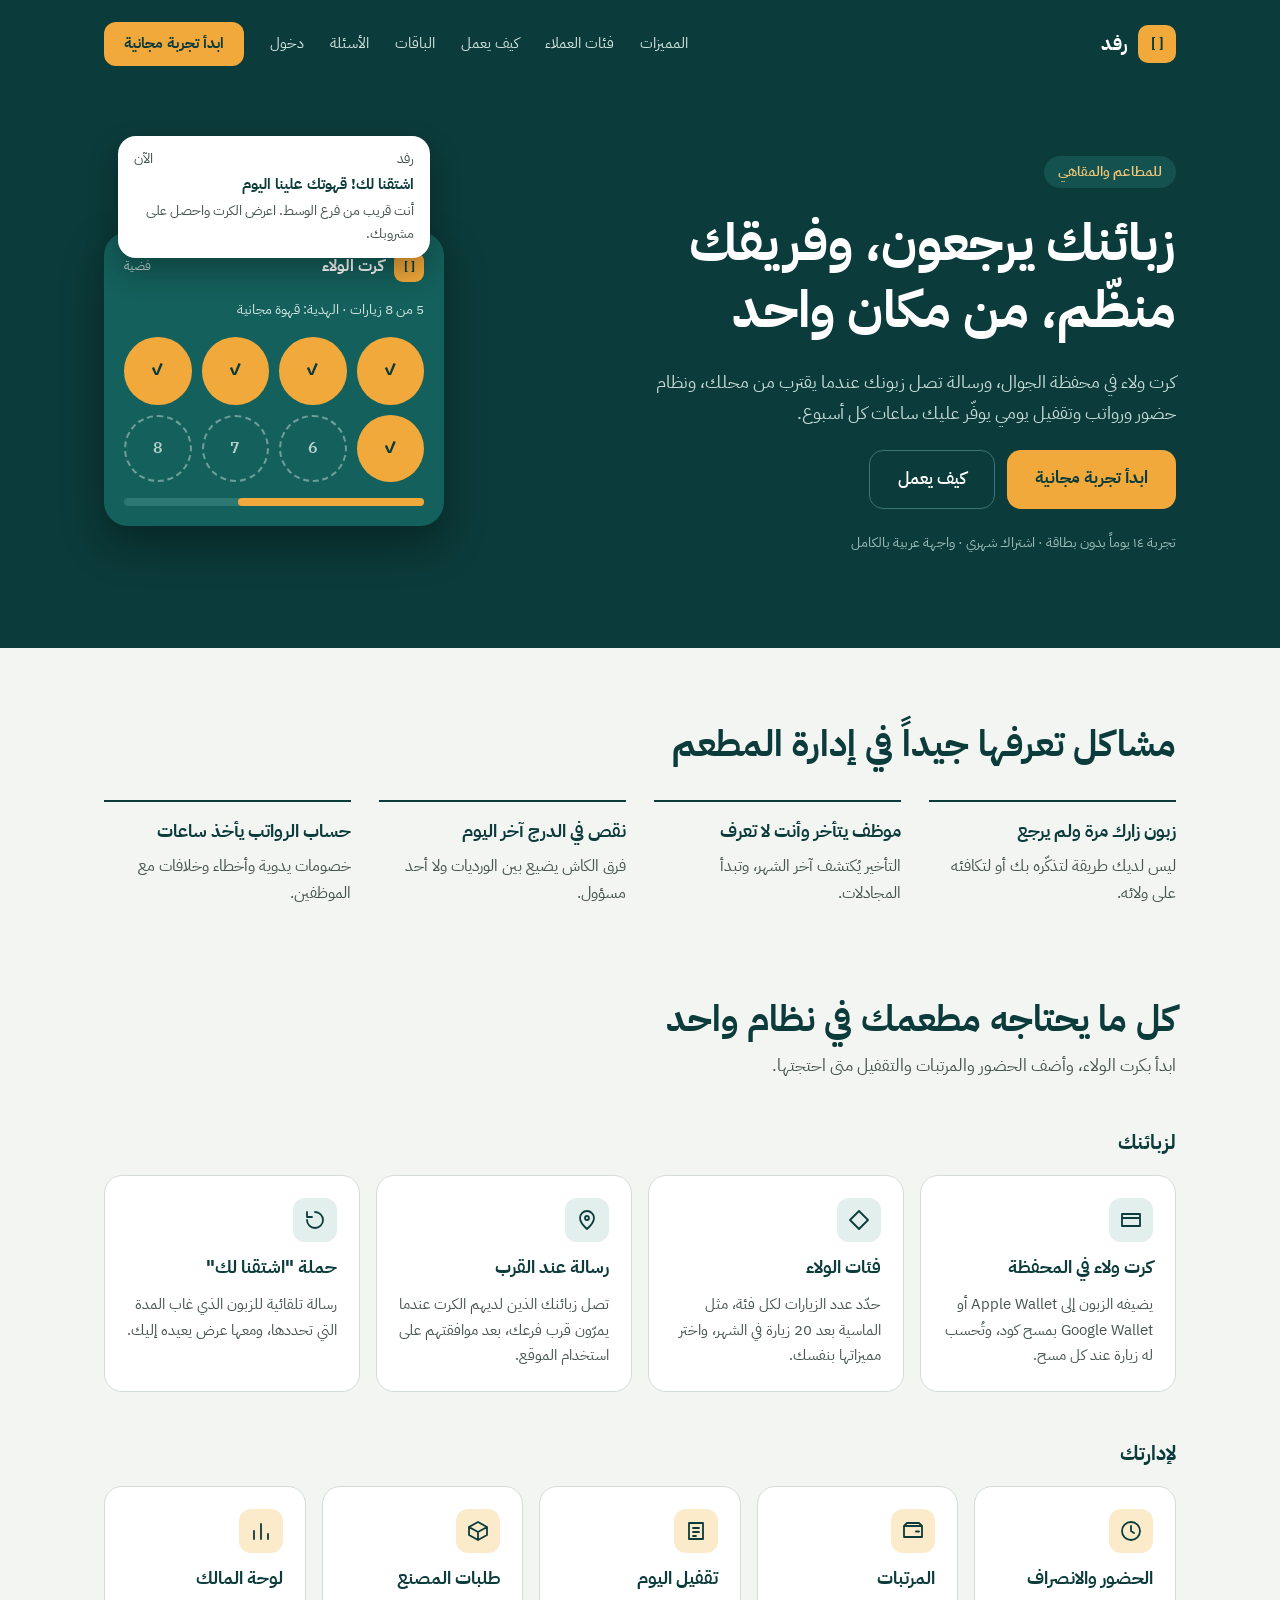
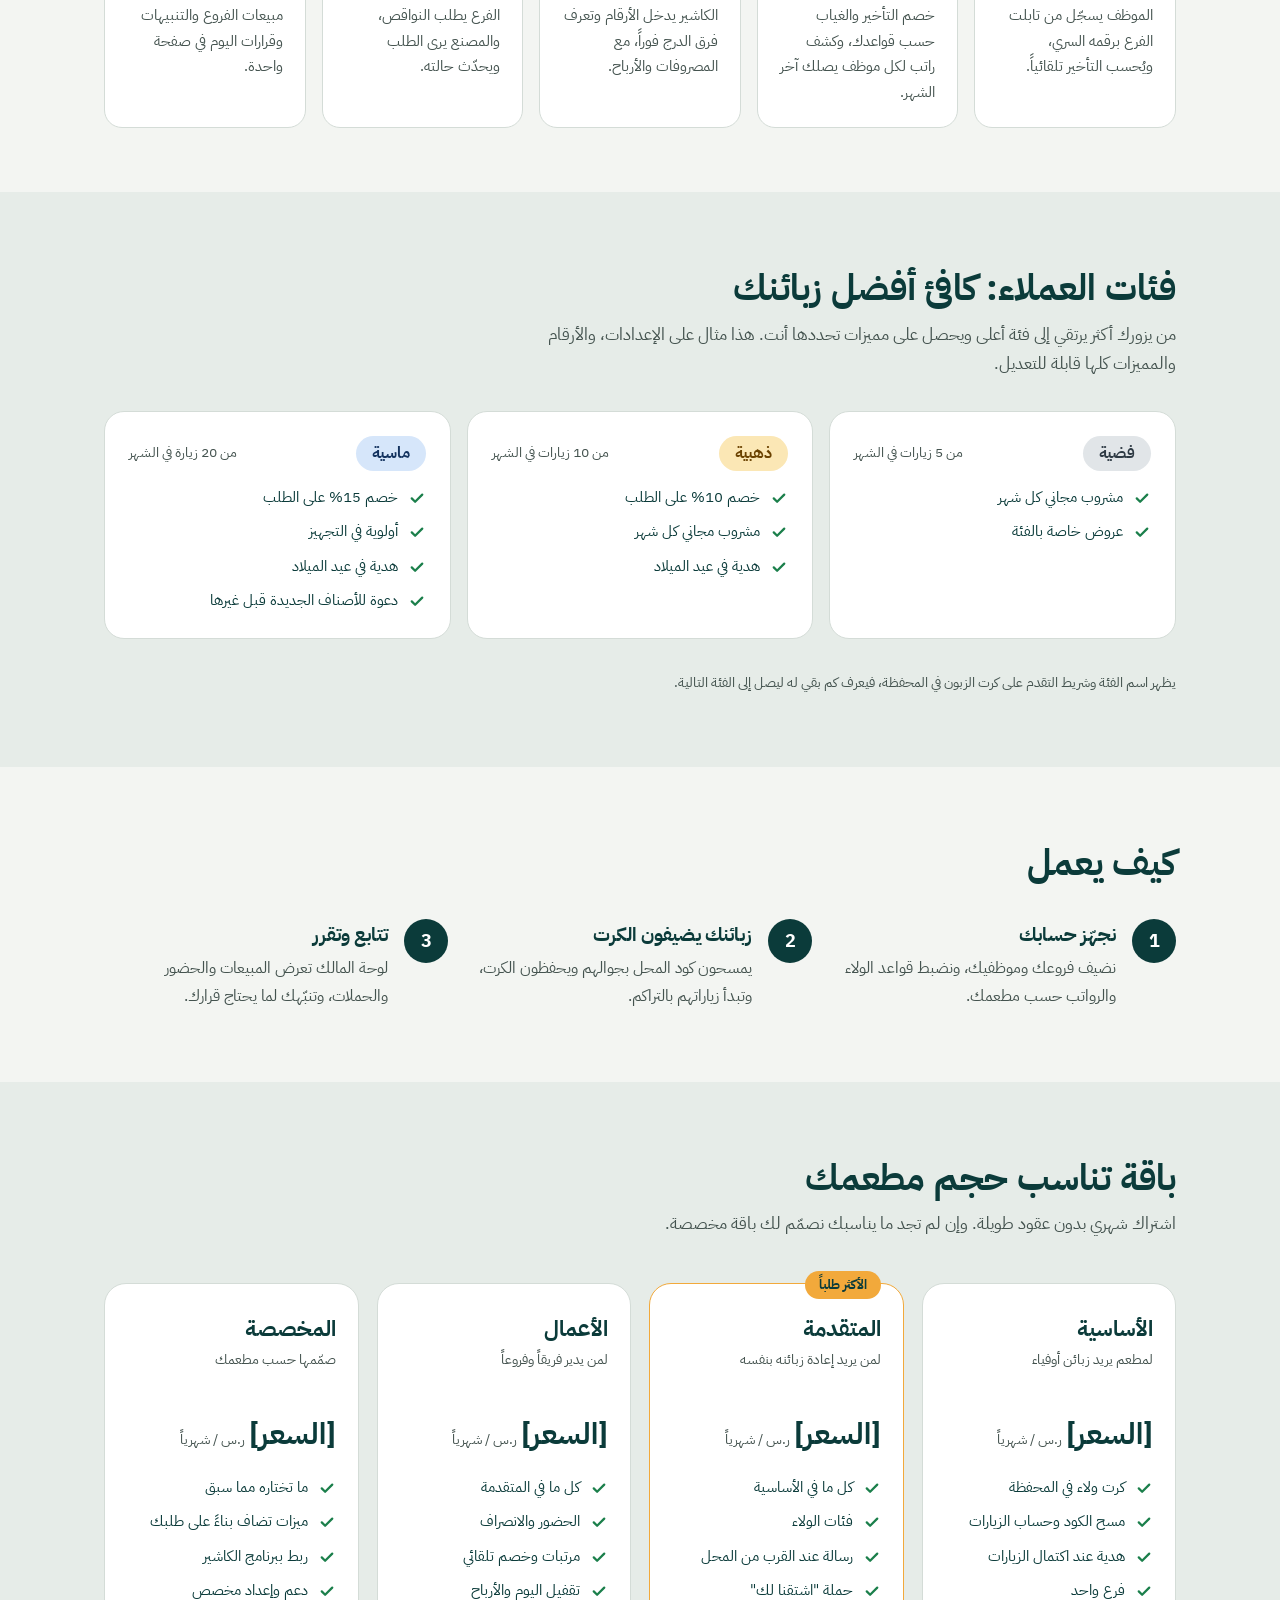
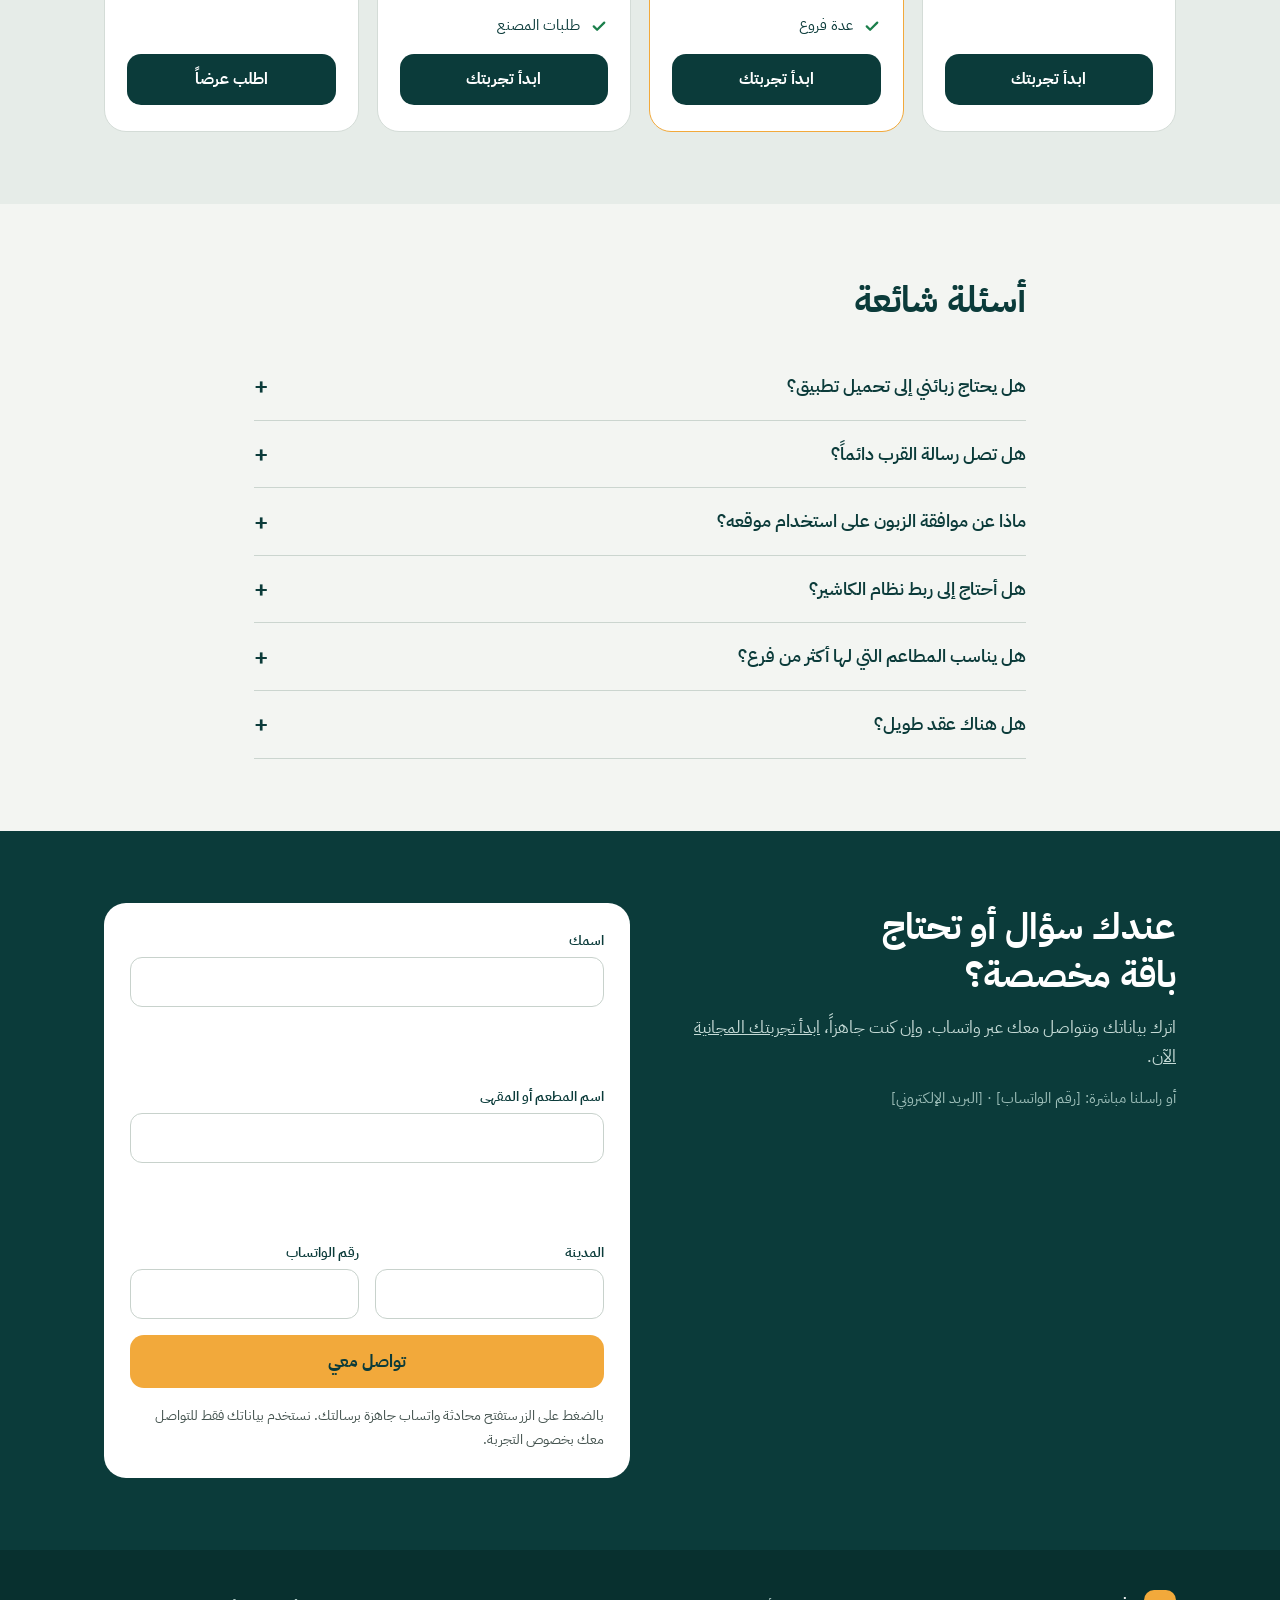
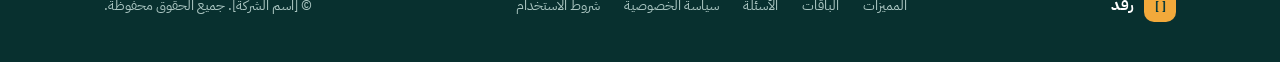
<file: index.html>
<!doctype html>
<html lang="ar" dir="rtl">
<head>
<meta charset="utf-8">
<meta name="viewport" content="width=device-width, initial-scale=1">
<title>رفد | كرت ولاء وإدارة للمطاعم والمقاهي</title>
<meta name="description" content="كرت ولاء في محفظة الجوال، ورسالة عند قرب الزبون من المحل، ونظام حضور ورواتب وتقفيل يومي للمطاعم والمقاهي.">
<meta property="og:title" content="رفد | كرت ولاء وإدارة للمطاعم والمقاهي">
<meta property="og:description" content="زبائنك يرجعون، وفريقك منظّم، من مكان واحد.">
<meta property="og:type" content="website">
<meta property="og:locale" content="ar_SA">
<meta name="theme-color" content="#0B3B3A">
<link rel="icon" href="data:image/svg+xml,%3Csvg xmlns='http://www.w3.org/2000/svg' viewBox='0 0 64 64'%3E%3Crect width='64' height='64' rx='16' fill='%23F2A93B'/%3E%3Cpath d='M20 22h24v20H20z' fill='none' stroke='%230B3B3A' stroke-width='5' stroke-linejoin='round'/%3E%3C/svg%3E">

<script>
/* ============================================================
   إعدادات الموقع: عدّل هذه القيم فقط، والصفحة كلها تتحدّث.
   اترك القيمة فارغة '' لتبقى العلامة [بين أقواس] ظاهرة.
   ============================================================ */
window.SITE = {
  brand:   'رفد',          // اسم المنتج، مثال: 'ولاء'
  company: '',          // اسم الشركة
  whatsapp:'',          // رقم الواتساب بصيغة دولية بدون + أو أصفار، مثال: '9665XXXXXXXX'
  email:   '',          // البريد الإلكتروني
  prices:  { basic:'', adv:'', biz:'', custom:'' }   // أسعار الباقات بالأرقام، مثال: '99'. للمخصصة يمكن كتابة 'حسب الطلب'
};
</script>

<link rel="preconnect" href="https://fonts.googleapis.com">
<link href="https://fonts.googleapis.com/css2?family=IBM+Plex+Sans+Arabic:wght@400;500;600;700&display=swap" rel="stylesheet">
<style>
:root{--ink:#0B3B3A;--muted:#44534F;--bg:#F3F5F2;--sunk:#E6ECE8;--line:#D4DCD7;--amber:#F2A93B;--deep:#08302F;--font:'IBM Plex Sans Arabic',system-ui,-apple-system,'Segoe UI',Tahoma,sans-serif}
*{box-sizing:border-box}
html{scroll-behavior:smooth}
@media (prefers-reduced-motion:reduce){html{scroll-behavior:auto}}
body{margin:0;background:var(--bg);color:var(--ink);font-family:var(--font);font-size:16px;line-height:1.7}
a{color:inherit;text-decoration:none}
h1,h2,h3,p{margin:0}
h1,h2{text-wrap:balance}
:focus-visible{outline:3px solid var(--amber);outline-offset:2px}
.in{max-width:1120px;margin:0 auto;padding-inline:24px}
section{scroll-margin-top:12px}
h2{font-size:clamp(26px,4vw,36px);line-height:1.35}
.lead{color:var(--muted);font-size:17px}

/* hero */
.hero{background:var(--ink);color:#fff}
nav{display:flex;flex-wrap:wrap;align-items:center;justify-content:space-between;gap:12px 28px;padding:22px 0}
.logo{display:flex;align-items:center;gap:10px;font-size:19px;font-weight:700}
.lm{width:38px;height:38px;border-radius:10px;background:var(--amber);color:var(--ink);display:grid;place-items:center;font-weight:700;font-size:14px}
.links{display:flex;flex-wrap:wrap;align-items:center;gap:8px 26px;font-size:15px;color:#D3E4E1}
.links .cta{padding:9px 20px;border-radius:12px;background:var(--amber);color:var(--ink);font-weight:700}
.hb{display:flex;flex-wrap:wrap;align-items:center;gap:48px;padding:48px 0 72px}
.ht{flex:1 1 440px;min-width:0;display:flex;flex-direction:column;gap:22px}
.eyebrow{align-self:flex-start;padding:4px 14px;border-radius:999px;background:#14524F;color:#F2C777;font-size:14px;font-weight:600}
h1{font-size:clamp(32px,5.4vw,52px);line-height:1.3;font-weight:700}
.hp{font-size:18px;color:#C5DAD6;max-width:560px}
.btns{display:flex;flex-wrap:wrap;gap:12px}
.b1{padding:14px 28px;border-radius:14px;background:var(--amber);color:var(--ink);font-weight:700;font-size:17px}
.b2{padding:14px 28px;border-radius:14px;border:1.5px solid #3C7571;font-weight:600;font-size:17px}
.sm{font-size:14px;color:#9CBDB8}
.vis{flex:0 0 auto;width:340px;max-width:100%;height:440px;position:relative;margin-inline:auto}
.pass{position:absolute;top:96px;inset-inline:0;border-radius:24px;background:#14605C;padding:20px;display:flex;flex-direction:column;gap:16px;box-shadow:0 18px 40px rgba(0,0,0,.35)}
.ph{display:flex;justify-content:space-between;align-items:center}
.pn2{display:flex;align-items:center;gap:10px;font-weight:700}
.pn2 .lm{width:30px;height:30px;border-radius:9px;font-size:12px}
.pl{font-size:13px;color:#BFD6D2}
.pd{font-size:14px;color:#D3E4E1}
.sts{display:grid;grid-template-columns:repeat(4,minmax(0,1fr));gap:10px}
.st{aspect-ratio:1;border-radius:50%;border:2px dashed #6E9E99;color:#B7D1CD;display:grid;place-items:center;font-weight:600}
.st.on{background:var(--amber);border:0;color:var(--ink);font-weight:700}
.bar{height:8px;border-radius:999px;background:#2D7773}.bar i{display:block;width:62%;height:8px;border-radius:999px;background:var(--amber)}
.note{position:absolute;top:0;inset-inline:14px;border-radius:18px;background:#fff;color:var(--ink);padding:12px 16px;box-shadow:0 14px 30px rgba(0,0,0,.3);display:flex;flex-direction:column;gap:2px}
.note div{display:flex;justify-content:space-between;font-size:12px;color:var(--muted)}
.note b{font-size:15px}.note span{font-size:13.5px;color:var(--muted)}

/* sections */
.pain{padding:72px 0 24px}
.pain .in,.ftr .in,.how .in,.tiers .in,.plans .in{display:flex;flex-direction:column;gap:32px}
.pg{display:grid;grid-template-columns:repeat(auto-fit,minmax(230px,1fr));gap:28px}
.pg div{border-top:2px solid var(--ink);padding-top:14px}
.pg b{font-size:18px}.pg p{margin-top:6px;color:var(--muted)}
.ftr{padding:64px 0}.ftr .in{gap:44px}
.hd{max-width:640px;display:flex;flex-direction:column;gap:8px}
.grp{display:flex;flex-direction:column;gap:16px}.grp h3{font-size:20px}
.fg{display:grid;grid-template-columns:repeat(auto-fit,minmax(250px,1fr));gap:16px}
.fg.five{grid-template-columns:repeat(auto-fit,minmax(190px,1fr))}
.fc{background:#fff;border:1px solid var(--line);border-radius:18px;padding:22px;display:flex;flex-direction:column;gap:10px}
.fc b{font-size:18px}.fc span{color:var(--muted);font-size:15px}
.ic{width:44px;height:44px;border-radius:12px;display:grid;place-items:center}
.ic.teal{background:#E3EFEC}.ic.amber{background:#FBEBCB}
.tiers{padding:72px 0;background:var(--sunk)}
.tg{display:grid;grid-template-columns:repeat(auto-fit,minmax(260px,1fr));gap:16px}
.tier{background:#fff;border:1px solid var(--line);border-radius:20px;padding:24px;display:flex;flex-direction:column;gap:14px}
.th{display:flex;justify-content:space-between;align-items:center;gap:8px}
.chip{padding:4px 16px;border-radius:999px;font-weight:700;font-size:16px}
.rule{font-size:14px;color:var(--muted)}
ul{margin:0;padding:0;list-style:none;display:flex;flex-direction:column;gap:9px;font-size:15px}
li{display:flex;gap:10px;align-items:flex-start}
.tk{flex:none;margin-top:4px}
.fine{font-size:14px;color:var(--muted)}
.how{padding:72px 0}
.sg{display:grid;grid-template-columns:repeat(auto-fit,minmax(260px,1fr));gap:20px}
.sp{display:flex;gap:16px;align-items:flex-start}
.sn{flex:none;width:44px;height:44px;border-radius:50%;background:var(--ink);color:#fff;display:grid;place-items:center;font-weight:700;font-size:18px}
.sp b{font-size:19px}.sp p{margin-top:4px;color:var(--muted)}
.plans{padding:72px 0;background:var(--sunk)}
.pgd{display:grid;grid-template-columns:repeat(auto-fit,minmax(235px,1fr));gap:18px;padding-top:12px}
.plan{background:#fff;border:1.5px solid var(--line);border-radius:22px;padding:26px 22px;display:flex;flex-direction:column;gap:16px;position:relative}
.plan.feat{border-color:var(--amber)}
.tag{position:absolute;top:-13px;inset-inline-start:22px;background:var(--amber);color:var(--ink);font-size:13px;font-weight:700;padding:3px 14px;border-radius:999px}
.pn{font-size:22px;font-weight:700}.pt{font-size:14px;color:var(--muted);min-height:44px}
.price{font-size:30px;font-weight:700}.pu{font-size:14px;color:var(--muted)}
.pc{margin-top:auto;display:block;text-align:center;padding:12px;border-radius:14px;background:var(--ink);color:#fff;font-weight:700}
.faq{padding:72px 0}.faq .w{max-width:820px;margin:0 auto;padding-inline:24px;display:flex;flex-direction:column;gap:28px}
details{border-bottom:1px solid #CBD5CF;padding:18px 0}
summary{list-style:none;cursor:pointer;display:flex;justify-content:space-between;align-items:center;gap:16px;font-size:18px;font-weight:600}
summary::-webkit-details-marker{display:none}
.plus{font-size:24px;line-height:1;transition:transform .2s}
details[open] .plus{transform:rotate(45deg)}
details p{margin-top:10px;color:var(--muted)}
.demo{padding:72px 0;background:var(--ink);color:#fff}
.demo .in{display:flex;flex-wrap:wrap;gap:40px;align-items:flex-start}
.dl{flex:1 1 360px;min-width:0;display:flex;flex-direction:column;gap:14px}
.dl .lead{color:#C5DAD6}.dl .sm{font-size:15px}
.form{flex:1 1 380px;min-width:0;background:#fff;color:var(--ink);border-radius:22px;padding:26px;display:flex;flex-direction:column;gap:16px}
.fl{display:flex;flex-direction:column;gap:5px;flex:1 1 140px}
.fl label{font-size:14px;font-weight:600}
.fl input{padding:12px 14px;border:1.5px solid #C8D2CC;border-radius:12px;font-size:16px;font-family:inherit;width:100%;min-height:44px}
.row{display:flex;flex-wrap:wrap;gap:16px}
.send{padding:14px;border:0;border-radius:14px;background:var(--amber);color:var(--ink);font-weight:700;font-size:17px;font-family:inherit;min-height:48px;cursor:pointer}
.chosen{font-size:14px;background:#FBEBCB;border-radius:10px;padding:6px 12px}
.msg{font-size:14px;color:var(--muted)}
.msg.warn{color:#7A4B00;background:#FFF2D6;border-radius:10px;padding:8px 12px}
footer{padding:40px 0;background:var(--deep);color:#A9C4C0;font-size:14px}
footer .in{display:flex;flex-wrap:wrap;justify-content:space-between;gap:16px 32px;align-items:center}
footer .logo{font-size:16px;color:#fff}footer .lm{width:32px;height:32px;font-size:12px}
.fl2{display:flex;flex-wrap:wrap;gap:8px 24px}
</style>
</head>
<body>

<header class="hero">
  <div class="in">
    <nav aria-label="التنقل الرئيسي">
      <a class="logo" href="#top"><span class="lm" aria-hidden="true">[ ]</span><span data-brand>رفد</span></a>
      <div class="links">
        <a href="#features">المميزات</a><a href="#tiers">فئات العملاء</a><a href="#how">كيف يعمل</a><a href="#plans">الباقات</a><a href="#faq">الأسئلة</a>
        <a href="app/">دخول</a><a class="cta" href="signup/">ابدأ تجربة مجانية</a>
      </div>
    </nav>
    <div class="hb" id="top">
      <div class="ht">
        <span class="eyebrow">للمطاعم والمقاهي</span>
        <h1>زبائنك يرجعون، وفريقك منظّم، من مكان واحد</h1>
        <p class="hp">كرت ولاء في محفظة الجوال، ورسالة تصل زبونك عندما يقترب من محلك، ونظام حضور ورواتب وتقفيل يومي يوفّر عليك ساعات كل أسبوع.</p>
        <div class="btns"><a class="b1" href="signup/">ابدأ تجربة مجانية</a><a class="b2" href="#how">كيف يعمل</a></div>
        <div class="sm">تجربة ١٤ يوماً بدون بطاقة · اشتراك شهري · واجهة عربية بالكامل</div>
      </div>
      <div class="vis" role="img" aria-label="مثال على كرت الولاء في المحفظة ورسالة تصل الزبون عند قربه من المحل">
        <div class="pass">
          <div class="ph"><div class="pn2"><span class="lm" aria-hidden="true">[ ]</span>كرت الولاء</div><span class="pl">فضية</span></div>
          <div class="pd">5 من 8 زيارات · الهدية: قهوة مجانية</div>
          <div class="sts"><div class="st on">✓</div><div class="st on">✓</div><div class="st on">✓</div><div class="st on">✓</div><div class="st on">✓</div><div class="st">6</div><div class="st">7</div><div class="st">8</div></div>
          <div class="bar"><i></i></div>
        </div>
        <div class="note"><div><span data-brand>رفد</span><span>الآن</span></div><b>اشتقنا لك! قهوتك علينا اليوم</b><span>أنت قريب من فرع الوسط. اعرض الكرت واحصل على مشروبك.</span></div>
      </div>
    </div>
  </div>
</header>

<main>
<section class="pain"><div class="in">
  <h2>مشاكل تعرفها جيداً في إدارة المطعم</h2>
  <div class="pg">
    <div><b>زبون زارك مرة ولم يرجع</b><p>ليس لديك طريقة لتذكّره بك أو لتكافئه على ولائه.</p></div>
    <div><b>موظف يتأخر وأنت لا تعرف</b><p>التأخير يُكتشف آخر الشهر، وتبدأ المجادلات.</p></div>
    <div><b>نقص في الدرج آخر اليوم</b><p>فرق الكاش يضيع بين الورديات ولا أحد مسؤول.</p></div>
    <div><b>حساب الرواتب يأخذ ساعات</b><p>خصومات يدوية وأخطاء وخلافات مع الموظفين.</p></div>
  </div>
</div></section>

<section class="ftr" id="features"><div class="in">
  <div class="hd"><h2>كل ما يحتاجه مطعمك في نظام واحد</h2><p class="lead">ابدأ بكرت الولاء، وأضف الحضور والمرتبات والتقفيل متى احتجتها.</p></div>
  <div class="grp"><h3>لزبائنك</h3><div class="fg"><div class="fc"><div class="ic teal"><svg width="24" height="24" viewBox="0 0 24 24" fill="none" stroke="#0B3B3A" stroke-width="1.8" stroke-linecap="round" stroke-linejoin="round" aria-hidden="true"><path d="M3 6h18v12H3z M3 10h18"/></svg></div><b>كرت ولاء في المحفظة</b><span>يضيفه الزبون إلى Apple Wallet أو Google Wallet بمسح كود، وتُحسب له زيارة عند كل مسح.</span></div><div class="fc"><div class="ic teal"><svg width="24" height="24" viewBox="0 0 24 24" fill="none" stroke="#0B3B3A" stroke-width="1.8" stroke-linecap="round" stroke-linejoin="round" aria-hidden="true"><path d="M12 3l9 9-9 9-9-9z"/></svg></div><b>فئات الولاء</b><span>حدّد عدد الزيارات لكل فئة، مثل الماسية بعد 20 زيارة في الشهر، واختر مميزاتها بنفسك.</span></div><div class="fc"><div class="ic teal"><svg width="24" height="24" viewBox="0 0 24 24" fill="none" stroke="#0B3B3A" stroke-width="1.8" stroke-linecap="round" stroke-linejoin="round" aria-hidden="true"><path d="M12 21s-7-6.2-7-11a7 7 0 0114 0c0 4.8-7 11-7 11z M12 12a2 2 0 100-4 2 2 0 000 4z"/></svg></div><b>رسالة عند القرب</b><span>تصل زبائنك الذين لديهم الكرت عندما يمرّون قرب فرعك، بعد موافقتهم على استخدام الموقع.</span></div><div class="fc"><div class="ic teal"><svg width="24" height="24" viewBox="0 0 24 24" fill="none" stroke="#0B3B3A" stroke-width="1.8" stroke-linecap="round" stroke-linejoin="round" aria-hidden="true"><path d="M4 12a8 8 0 108-8 M4 4v5h5"/></svg></div><b>حملة "اشتقنا لك"</b><span>رسالة تلقائية للزبون الذي غاب المدة التي تحددها، ومعها عرض يعيده إليك.</span></div></div></div>
  <div class="grp"><h3>لإدارتك</h3><div class="fg five"><div class="fc"><div class="ic amber"><svg width="24" height="24" viewBox="0 0 24 24" fill="none" stroke="#0B3B3A" stroke-width="1.8" stroke-linecap="round" stroke-linejoin="round" aria-hidden="true"><path d="M12 7v5l3 2 M12 3a9 9 0 100 18 9 9 0 000-18z"/></svg></div><b>الحضور والانصراف</b><span>الموظف يسجّل من تابلت الفرع برقمه السري، ويُحسب التأخير تلقائياً.</span></div><div class="fc"><div class="ic amber"><svg width="24" height="24" viewBox="0 0 24 24" fill="none" stroke="#0B3B3A" stroke-width="1.8" stroke-linecap="round" stroke-linejoin="round" aria-hidden="true"><path d="M3 7h18v11H3z M3 7l3-3h12l3 3 M15 12.5h3"/></svg></div><b>المرتبات</b><span>خصم التأخير والغياب حسب قواعدك، وكشف راتب لكل موظف يصلك آخر الشهر.</span></div><div class="fc"><div class="ic amber"><svg width="24" height="24" viewBox="0 0 24 24" fill="none" stroke="#0B3B3A" stroke-width="1.8" stroke-linecap="round" stroke-linejoin="round" aria-hidden="true"><path d="M5 4h14v16H5z M9 9h6 M9 13h6 M9 17h3"/></svg></div><b>تقفيل اليوم</b><span>الكاشير يدخل الأرقام وتعرف فرق الدرج فوراً، مع المصروفات والأرباح.</span></div><div class="fc"><div class="ic amber"><svg width="24" height="24" viewBox="0 0 24 24" fill="none" stroke="#0B3B3A" stroke-width="1.8" stroke-linecap="round" stroke-linejoin="round" aria-hidden="true"><path d="M3 8l9-5 9 5v8l-9 5-9-5z M3 8l9 5 9-5 M12 13v8"/></svg></div><b>طلبات المصنع</b><span>الفرع يطلب النواقص، والمصنع يرى الطلب ويحدّث حالته.</span></div><div class="fc"><div class="ic amber"><svg width="24" height="24" viewBox="0 0 24 24" fill="none" stroke="#0B3B3A" stroke-width="1.8" stroke-linecap="round" stroke-linejoin="round" aria-hidden="true"><path d="M5 20v-8 M12 20V5 M19 20v-5"/></svg></div><b>لوحة المالك</b><span>مبيعات الفروع والتنبيهات وقرارات اليوم في صفحة واحدة.</span></div></div></div>
</div></section>

<section class="tiers" id="tiers"><div class="in">
  <div class="hd" style="max-width:680px"><h2>فئات العملاء: كافئ أفضل زبائنك</h2><p class="lead">من يزورك أكثر يرتقي إلى فئة أعلى ويحصل على مميزات تحددها أنت. هذا مثال على الإعدادات، والأرقام والمميزات كلها قابلة للتعديل.</p></div>
  <div class="tg"><div class="tier"><div class="th"><span class="chip" style="background:#E1E5E8;color:#2E3A44">فضية</span><span class="rule">من 5 زيارات في الشهر</span></div><ul><li><svg class="tk" width="18" height="18" viewBox="0 0 24 24" fill="none" stroke="#1B7F4B" stroke-width="3" stroke-linecap="round" stroke-linejoin="round" aria-hidden="true"><path d="M5 12.5l4.5 4.5L19 7.5"/></svg><span>مشروب مجاني كل شهر</span></li><li><svg class="tk" width="18" height="18" viewBox="0 0 24 24" fill="none" stroke="#1B7F4B" stroke-width="3" stroke-linecap="round" stroke-linejoin="round" aria-hidden="true"><path d="M5 12.5l4.5 4.5L19 7.5"/></svg><span>عروض خاصة بالفئة</span></li></ul></div><div class="tier"><div class="th"><span class="chip" style="background:#FBE7B5;color:#6B4200">ذهبية</span><span class="rule">من 10 زيارات في الشهر</span></div><ul><li><svg class="tk" width="18" height="18" viewBox="0 0 24 24" fill="none" stroke="#1B7F4B" stroke-width="3" stroke-linecap="round" stroke-linejoin="round" aria-hidden="true"><path d="M5 12.5l4.5 4.5L19 7.5"/></svg><span>خصم 10% على الطلب</span></li><li><svg class="tk" width="18" height="18" viewBox="0 0 24 24" fill="none" stroke="#1B7F4B" stroke-width="3" stroke-linecap="round" stroke-linejoin="round" aria-hidden="true"><path d="M5 12.5l4.5 4.5L19 7.5"/></svg><span>مشروب مجاني كل شهر</span></li><li><svg class="tk" width="18" height="18" viewBox="0 0 24 24" fill="none" stroke="#1B7F4B" stroke-width="3" stroke-linecap="round" stroke-linejoin="round" aria-hidden="true"><path d="M5 12.5l4.5 4.5L19 7.5"/></svg><span>هدية في عيد الميلاد</span></li></ul></div><div class="tier"><div class="th"><span class="chip" style="background:#D6E6FA;color:#14335F">ماسية</span><span class="rule">من 20 زيارة في الشهر</span></div><ul><li><svg class="tk" width="18" height="18" viewBox="0 0 24 24" fill="none" stroke="#1B7F4B" stroke-width="3" stroke-linecap="round" stroke-linejoin="round" aria-hidden="true"><path d="M5 12.5l4.5 4.5L19 7.5"/></svg><span>خصم 15% على الطلب</span></li><li><svg class="tk" width="18" height="18" viewBox="0 0 24 24" fill="none" stroke="#1B7F4B" stroke-width="3" stroke-linecap="round" stroke-linejoin="round" aria-hidden="true"><path d="M5 12.5l4.5 4.5L19 7.5"/></svg><span>أولوية في التجهيز</span></li><li><svg class="tk" width="18" height="18" viewBox="0 0 24 24" fill="none" stroke="#1B7F4B" stroke-width="3" stroke-linecap="round" stroke-linejoin="round" aria-hidden="true"><path d="M5 12.5l4.5 4.5L19 7.5"/></svg><span>هدية في عيد الميلاد</span></li><li><svg class="tk" width="18" height="18" viewBox="0 0 24 24" fill="none" stroke="#1B7F4B" stroke-width="3" stroke-linecap="round" stroke-linejoin="round" aria-hidden="true"><path d="M5 12.5l4.5 4.5L19 7.5"/></svg><span>دعوة للأصناف الجديدة قبل غيرها</span></li></ul></div></div>
  <p class="fine">يظهر اسم الفئة وشريط التقدم على كرت الزبون في المحفظة، فيعرف كم بقي له ليصل إلى الفئة التالية.</p>
</div></section>

<section class="how" id="how"><div class="in">
  <h2>كيف يعمل</h2>
  <div class="sg">
    <div class="sp"><span class="sn">1</span><div><b>نجهّز حسابك</b><p>نضيف فروعك وموظفيك، ونضبط قواعد الولاء والرواتب حسب مطعمك.</p></div></div>
    <div class="sp"><span class="sn">2</span><div><b>زبائنك يضيفون الكرت</b><p>يمسحون كود المحل بجوالهم ويحفظون الكرت، وتبدأ زياراتهم بالتراكم.</p></div></div>
    <div class="sp"><span class="sn">3</span><div><b>تتابع وتقرر</b><p>لوحة المالك تعرض المبيعات والحضور والحملات، وتنبّهك لما يحتاج قرارك.</p></div></div>
  </div>
</div></section>

<section class="plans" id="plans"><div class="in">
  <div class="hd"><h2>باقة تناسب حجم مطعمك</h2><p class="lead">اشتراك شهري بدون عقود طويلة. وإن لم تجد ما يناسبك نصمّم لك باقة مخصصة.</p></div>
  <div class="pgd"><div class="plan"><div><div class="pn">الأساسية</div><div class="pt">لمطعم يريد زبائن أوفياء</div></div><div><span class="price" data-price="basic">[السعر]</span> <span class="pu">ر.س / شهرياً</span></div><ul><li><svg class="tk" width="18" height="18" viewBox="0 0 24 24" fill="none" stroke="#1B7F4B" stroke-width="3" stroke-linecap="round" stroke-linejoin="round" aria-hidden="true"><path d="M5 12.5l4.5 4.5L19 7.5"/></svg><span>كرت ولاء في المحفظة</span></li><li><svg class="tk" width="18" height="18" viewBox="0 0 24 24" fill="none" stroke="#1B7F4B" stroke-width="3" stroke-linecap="round" stroke-linejoin="round" aria-hidden="true"><path d="M5 12.5l4.5 4.5L19 7.5"/></svg><span>مسح الكود وحساب الزيارات</span></li><li><svg class="tk" width="18" height="18" viewBox="0 0 24 24" fill="none" stroke="#1B7F4B" stroke-width="3" stroke-linecap="round" stroke-linejoin="round" aria-hidden="true"><path d="M5 12.5l4.5 4.5L19 7.5"/></svg><span>هدية عند اكتمال الزيارات</span></li><li><svg class="tk" width="18" height="18" viewBox="0 0 24 24" fill="none" stroke="#1B7F4B" stroke-width="3" stroke-linecap="round" stroke-linejoin="round" aria-hidden="true"><path d="M5 12.5l4.5 4.5L19 7.5"/></svg><span>فرع واحد</span></li></ul><a class="pc" href="signup/?plan=basic">ابدأ تجربتك</a></div><div class="plan feat"><span class="tag">الأكثر طلباً</span><div><div class="pn">المتقدمة</div><div class="pt">لمن يريد إعادة زبائنه بنفسه</div></div><div><span class="price" data-price="adv">[السعر]</span> <span class="pu">ر.س / شهرياً</span></div><ul><li><svg class="tk" width="18" height="18" viewBox="0 0 24 24" fill="none" stroke="#1B7F4B" stroke-width="3" stroke-linecap="round" stroke-linejoin="round" aria-hidden="true"><path d="M5 12.5l4.5 4.5L19 7.5"/></svg><span>كل ما في الأساسية</span></li><li><svg class="tk" width="18" height="18" viewBox="0 0 24 24" fill="none" stroke="#1B7F4B" stroke-width="3" stroke-linecap="round" stroke-linejoin="round" aria-hidden="true"><path d="M5 12.5l4.5 4.5L19 7.5"/></svg><span>فئات الولاء</span></li><li><svg class="tk" width="18" height="18" viewBox="0 0 24 24" fill="none" stroke="#1B7F4B" stroke-width="3" stroke-linecap="round" stroke-linejoin="round" aria-hidden="true"><path d="M5 12.5l4.5 4.5L19 7.5"/></svg><span>رسالة عند القرب من المحل</span></li><li><svg class="tk" width="18" height="18" viewBox="0 0 24 24" fill="none" stroke="#1B7F4B" stroke-width="3" stroke-linecap="round" stroke-linejoin="round" aria-hidden="true"><path d="M5 12.5l4.5 4.5L19 7.5"/></svg><span>حملة "اشتقنا لك"</span></li><li><svg class="tk" width="18" height="18" viewBox="0 0 24 24" fill="none" stroke="#1B7F4B" stroke-width="3" stroke-linecap="round" stroke-linejoin="round" aria-hidden="true"><path d="M5 12.5l4.5 4.5L19 7.5"/></svg><span>عدة فروع</span></li></ul><a class="pc" href="signup/?plan=adv">ابدأ تجربتك</a></div><div class="plan"><div><div class="pn">الأعمال</div><div class="pt">لمن يدير فريقاً وفروعاً</div></div><div><span class="price" data-price="biz">[السعر]</span> <span class="pu">ر.س / شهرياً</span></div><ul><li><svg class="tk" width="18" height="18" viewBox="0 0 24 24" fill="none" stroke="#1B7F4B" stroke-width="3" stroke-linecap="round" stroke-linejoin="round" aria-hidden="true"><path d="M5 12.5l4.5 4.5L19 7.5"/></svg><span>كل ما في المتقدمة</span></li><li><svg class="tk" width="18" height="18" viewBox="0 0 24 24" fill="none" stroke="#1B7F4B" stroke-width="3" stroke-linecap="round" stroke-linejoin="round" aria-hidden="true"><path d="M5 12.5l4.5 4.5L19 7.5"/></svg><span>الحضور والانصراف</span></li><li><svg class="tk" width="18" height="18" viewBox="0 0 24 24" fill="none" stroke="#1B7F4B" stroke-width="3" stroke-linecap="round" stroke-linejoin="round" aria-hidden="true"><path d="M5 12.5l4.5 4.5L19 7.5"/></svg><span>مرتبات وخصم تلقائي</span></li><li><svg class="tk" width="18" height="18" viewBox="0 0 24 24" fill="none" stroke="#1B7F4B" stroke-width="3" stroke-linecap="round" stroke-linejoin="round" aria-hidden="true"><path d="M5 12.5l4.5 4.5L19 7.5"/></svg><span>تقفيل اليوم والأرباح</span></li><li><svg class="tk" width="18" height="18" viewBox="0 0 24 24" fill="none" stroke="#1B7F4B" stroke-width="3" stroke-linecap="round" stroke-linejoin="round" aria-hidden="true"><path d="M5 12.5l4.5 4.5L19 7.5"/></svg><span>طلبات المصنع</span></li></ul><a class="pc" href="signup/?plan=biz">ابدأ تجربتك</a></div><div class="plan"><div><div class="pn">المخصصة</div><div class="pt">صمّمها حسب مطعمك</div></div><div><span class="price" data-price="custom">[السعر]</span> <span class="pu">ر.س / شهرياً</span></div><ul><li><svg class="tk" width="18" height="18" viewBox="0 0 24 24" fill="none" stroke="#1B7F4B" stroke-width="3" stroke-linecap="round" stroke-linejoin="round" aria-hidden="true"><path d="M5 12.5l4.5 4.5L19 7.5"/></svg><span>ما تختاره مما سبق</span></li><li><svg class="tk" width="18" height="18" viewBox="0 0 24 24" fill="none" stroke="#1B7F4B" stroke-width="3" stroke-linecap="round" stroke-linejoin="round" aria-hidden="true"><path d="M5 12.5l4.5 4.5L19 7.5"/></svg><span>ميزات تضاف بناءً على طلبك</span></li><li><svg class="tk" width="18" height="18" viewBox="0 0 24 24" fill="none" stroke="#1B7F4B" stroke-width="3" stroke-linecap="round" stroke-linejoin="round" aria-hidden="true"><path d="M5 12.5l4.5 4.5L19 7.5"/></svg><span>ربط ببرنامج الكاشير</span></li><li><svg class="tk" width="18" height="18" viewBox="0 0 24 24" fill="none" stroke="#1B7F4B" stroke-width="3" stroke-linecap="round" stroke-linejoin="round" aria-hidden="true"><path d="M5 12.5l4.5 4.5L19 7.5"/></svg><span>دعم وإعداد مخصص</span></li></ul><a class="pc" href="#demo" data-plan="المخصصة">اطلب عرضاً</a></div></div>
</div></section>

<section class="faq" id="faq"><div class="w">
  <h2>أسئلة شائعة</h2>
  <div><details><summary>هل يحتاج زبائني إلى تحميل تطبيق؟<span class="plus" aria-hidden="true">+</span></summary><p>لا. يضيف الزبون الكرت إلى Apple Wallet أو Google Wallet مباشرة من جواله بمسح كود.</p></details><details><summary>هل تصل رسالة القرب دائماً؟<span class="plus" aria-hidden="true">+</span></summary><p>نظام الجوال هو الذي يقرر توقيت ظهور رسالة القرب، وقد تتأخر أو لا تظهر. لذلك نضيف حملة "اشتقنا لك" التي لا تعتمد على الموقع، وتصل الزبون الذي غاب عنك عدة أيام.</p></details><details><summary>ماذا عن موافقة الزبون على استخدام موقعه؟<span class="plus" aria-hidden="true">+</span></summary><p>لا تُرسل رسالة القرب إلا لمن أضاف الكرت وسمح باستخدام موقعه، ويستطيع إيقافها في أي وقت.</p></details><details><summary>هل أحتاج إلى ربط نظام الكاشير؟<span class="plus" aria-hidden="true">+</span></summary><p>لا. يعمل النظام بدون ربط، والكاشير يمسح كود الزبون بجواله أو بتابلت الفرع. الربط ببرنامج الكاشير متاح في الباقة المخصصة.</p></details><details><summary>هل يناسب المطاعم التي لها أكثر من فرع؟<span class="plus" aria-hidden="true">+</span></summary><p>نعم. تتابع كل الفروع من لوحة واحدة، وتقارن مبيعاتها وحضور موظفيها وفروق الدرج. تعدد الفروع متاح من الباقة المتقدمة.</p></details><details><summary>هل هناك عقد طويل؟<span class="plus" aria-hidden="true">+</span></summary><p>الاشتراك شهري بدون عقود طويلة.</p></details></div>
</div></section>

<section class="demo" id="demo"><div class="in">
  <div class="dl">
    <h2>عندك سؤال أو تحتاج باقة مخصصة؟</h2>
    <p class="lead">اترك بياناتك ونتواصل معك عبر واتساب. وإن كنت جاهزاً، <a href="signup/" style="text-decoration:underline">ابدأ تجربتك المجانية الآن</a>.</p>
    <div class="sm">أو راسلنا مباشرة: <span data-wa>[رقم الواتساب]</span> · <span data-email>[البريد الإلكتروني]</span></div>
  </div>
  <form class="form" id="demoForm" novalidate>
    <div class="fl"><label for="f1">اسمك</label><input id="f1" name="name" autocomplete="name" required></div>
    <div class="fl"><label for="f2">اسم المطعم أو المقهى</label><input id="f2" name="biz" required></div>
    <div class="row">
      <div class="fl"><label for="f3">المدينة</label><input id="f3" name="city" autocomplete="address-level2"></div>
      <div class="fl"><label for="f4">رقم الواتساب</label><input id="f4" name="phone" type="tel" dir="ltr" inputmode="tel" autocomplete="tel" style="text-align:right" required></div>
    </div>
    <div class="chosen" id="chosen" hidden></div>
    <button class="send" type="submit">تواصل معي</button>
    <p class="msg" id="msg" role="status" aria-live="polite">بالضغط على الزر ستفتح محادثة واتساب جاهزة برسالتك. نستخدم بياناتك فقط للتواصل معك بخصوص التجربة.</p>
  </form>
</div></section>
</main>

<footer><div class="in">
  <div class="logo"><span class="lm" aria-hidden="true">[ ]</span><span data-brand>رفد</span></div>
  <div class="fl2"><a href="#features">المميزات</a><a href="#plans">الباقات</a><a href="#faq">الأسئلة</a><span>سياسة الخصوصية</span><span>شروط الاستخدام</span></div>
  <div>© <span data-company>[اسم الشركة]</span>. جميع الحقوق محفوظة.</div>
</div></footer>

<script>
(function(){
  var S = window.SITE || {};
  function fill(sel, val){ if(!val) return; document.querySelectorAll(sel).forEach(function(e){ e.textContent = val; }); }
  fill('[data-brand]', S.brand); fill('[data-company]', S.company); fill('[data-email]', S.email);
  fill('[data-wa]', S.whatsapp ? '+' + S.whatsapp : '');
  if (S.brand) document.title = S.brand + ' | كرت ولاء وإدارة للمطاعم والمقاهي';
  var P = S.prices || {};
  document.querySelectorAll('[data-price]').forEach(function(e){
    var v = P[e.getAttribute('data-price')]; if (v) e.textContent = v;
  });
  var plan = '', chosen = document.getElementById('chosen');
  document.querySelectorAll('[data-plan]').forEach(function(a){
    a.addEventListener('click', function(){ plan = a.getAttribute('data-plan'); chosen.hidden = false; chosen.textContent = 'الباقة المهتم بها: ' + plan; });
  });
  var form = document.getElementById('demoForm'), msg = document.getElementById('msg');
  form.addEventListener('submit', function(ev){
    ev.preventDefault();
    var f = form.elements, name = f.name.value.trim(), biz = f.biz.value.trim(), phone = f.phone.value.trim();
    if (!name || !biz || !phone){ msg.className = 'msg warn'; msg.textContent = 'اكتب اسمك واسم المطعم ورقم الواتساب.'; return; }
    if (!S.whatsapp){ msg.className = 'msg warn'; msg.textContent = 'الإرسال غير مفعّل بعد: أضف رقم الواتساب في إعدادات الملف.'; return; }
    var text = 'طلب تواصل' + (S.brand ? ' ' + S.brand : '') + '\nالاسم: ' + name + '\nالمطعم: ' + biz + '\nالمدينة: ' + (f.city.value.trim() || '-') + '\nرقم الواتساب: ' + phone + (plan ? '\nالباقة: ' + plan : '');
    msg.className = 'msg'; msg.textContent = 'جارٍ فتح واتساب...';
    window.open('https://wa.me/' + String(S.whatsapp).replace(/\D/g,'') + '?text=' + encodeURIComponent(text), '_blank', 'noopener');
  });
})();
</script>
</body>
</html>
</file>
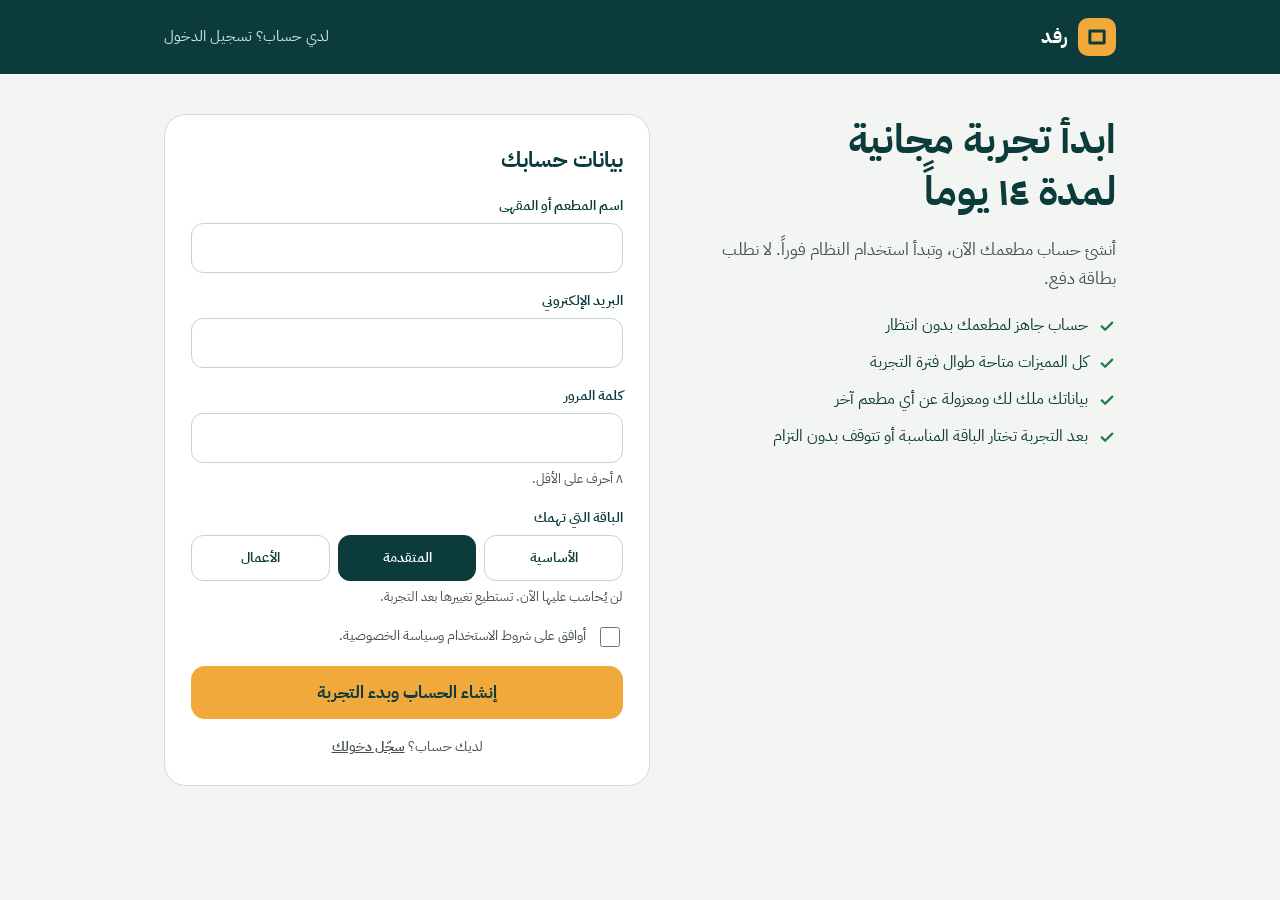
<file: signup/index.html>
<!doctype html>
<html lang="ar" dir="rtl">
<head>
<meta charset="utf-8">
<meta name="viewport" content="width=device-width, initial-scale=1">
<title>ابدأ تجربتك | رفد</title>
<meta name="description" content="أنشئ حساب مطعمك في رفد وجرّب النظام ١٤ يوماً مجاناً بدون بطاقة.">
<meta name="theme-color" content="#0B3B3A">
<link rel="icon" href="data:image/svg+xml,%3Csvg xmlns='http://www.w3.org/2000/svg' viewBox='0 0 64 64'%3E%3Crect width='64' height='64' rx='16' fill='%23F2A93B'/%3E%3Cpath d='M20 22h24v20H20z' fill='none' stroke='%230B3B3A' stroke-width='5' stroke-linejoin='round'/%3E%3C/svg%3E">
<link rel="preconnect" href="https://fonts.googleapis.com">
<link href="https://fonts.googleapis.com/css2?family=IBM+Plex+Sans+Arabic:wght@400;500;600;700&display=swap" rel="stylesheet">
<style>
:root{--ink:#0B3B3A;--muted:#44534F;--bg:#F3F5F2;--sunk:#E6ECE8;--line:#D4DCD7;--amber:#F2A93B;--deep:#08302F;--bad:#B42F3F;--bad-bg:#FDE1E4;--ok:#157A52;--font:'IBM Plex Sans Arabic',system-ui,-apple-system,'Segoe UI',Tahoma,sans-serif}
*{box-sizing:border-box}
body{margin:0;background:var(--bg);color:var(--ink);font-family:var(--font);font-size:16px;line-height:1.7}
a{color:inherit}
h1,h2,p{margin:0}
:focus-visible{outline:3px solid var(--amber);outline-offset:2px}
header{background:var(--ink);color:#fff}
.in{max-width:1000px;margin:0 auto;padding-inline:24px}
nav{display:flex;align-items:center;justify-content:space-between;gap:12px;padding:18px 0}
.logo{display:flex;align-items:center;gap:10px;font-size:19px;font-weight:700;text-decoration:none}
.lm{width:38px;height:38px;border-radius:10px;background:var(--amber) url("data:image/svg+xml,%3Csvg xmlns='http://www.w3.org/2000/svg' viewBox='0 0 64 64'%3E%3Cpath d='M20 22h24v20H20z' fill='none' stroke='%230B3B3A' stroke-width='5' stroke-linejoin='round'/%3E%3C/svg%3E") center/100% no-repeat}
nav a.l{color:#D3E4E1;font-size:15px;text-decoration:none}
main{padding:40px 0 64px}
.grid{display:flex;flex-wrap:wrap;gap:40px;align-items:flex-start}
.side{flex:1 1 320px;min-width:0;display:flex;flex-direction:column;gap:18px}
.side h1{font-size:clamp(28px,4.6vw,40px);line-height:1.3;text-wrap:balance}
.lead{color:var(--muted);font-size:17px}
ul{margin:0;padding:0;list-style:none;display:flex;flex-direction:column;gap:10px}
li{display:flex;gap:10px;align-items:flex-start}
li svg{flex:none;margin-top:5px}
.form{flex:1 1 380px;min-width:0;background:#fff;border:1px solid var(--line);border-radius:22px;padding:26px;display:flex;flex-direction:column;gap:16px}
.form h2{font-size:22px}
.f{display:flex;flex-direction:column;gap:5px}
.f label,.legend{font-size:14px;font-weight:600}
.f input[type=text],.f input[type=email],.f input[type=password]{padding:12px 14px;border:1.5px solid #C8D2CC;border-radius:12px;font-size:16px;font-family:inherit;width:100%;min-height:46px;background:#fff;color:var(--ink)}
.f small{color:var(--muted);font-size:13px}
.plans{display:grid;grid-template-columns:repeat(auto-fit,minmax(94px,1fr));gap:8px}
.plans input{position:absolute;opacity:0;pointer-events:none}
.plans label{display:block;text-align:center;padding:10px 8px;border:1.5px solid #C8D2CC;border-radius:12px;font-weight:600;cursor:pointer;min-height:46px}
.plans input:checked+label{background:var(--ink);color:#fff;border-color:var(--ink)}
.plans input:focus-visible+label{outline:3px solid var(--amber);outline-offset:2px}
.chk{display:flex;gap:10px;align-items:flex-start;font-size:14px;color:var(--muted)}
.chk input{width:20px;height:20px;margin-top:3px;flex:none}
.send{padding:14px;border:0;border-radius:14px;background:var(--amber);color:var(--ink);font-weight:700;font-size:17px;font-family:inherit;min-height:50px;cursor:pointer}
.send[disabled]{opacity:.6;cursor:default}
.msg{font-size:14px;border-radius:10px;padding:10px 12px;display:none}
.msg.err{display:block;background:var(--bad-bg);color:var(--bad);font-weight:600}
.msg.info{display:block;background:var(--sunk);color:var(--ink)}
.have{font-size:14px;color:var(--muted);text-align:center}
.have a{font-weight:600}
</style>
</head>
<body>
<header><div class="in"><nav>
  <a class="logo" href="../"><span class="lm" aria-hidden="true"></span>رفد</a>
  <a class="l" href="../app/">لدي حساب؟ تسجيل الدخول</a>
</nav></div></header>

<main><div class="in"><div class="grid">
  <div class="side">
    <h1>ابدأ تجربة مجانية لمدة ١٤ يوماً</h1>
    <p class="lead">أنشئ حساب مطعمك الآن، وتبدأ استخدام النظام فوراً. لا نطلب بطاقة دفع.</p>
    <ul aria-label="ما يحصل عليه المشترك في التجربة">
      <li><svg width="18" height="18" viewBox="0 0 24 24" fill="none" stroke="#1B7F4B" stroke-width="3" stroke-linecap="round" stroke-linejoin="round" aria-hidden="true"><path d="M5 12.5l4.5 4.5L19 7.5"/></svg><span>حساب جاهز لمطعمك بدون انتظار</span></li>
      <li><svg width="18" height="18" viewBox="0 0 24 24" fill="none" stroke="#1B7F4B" stroke-width="3" stroke-linecap="round" stroke-linejoin="round" aria-hidden="true"><path d="M5 12.5l4.5 4.5L19 7.5"/></svg><span>كل المميزات متاحة طوال فترة التجربة</span></li>
      <li><svg width="18" height="18" viewBox="0 0 24 24" fill="none" stroke="#1B7F4B" stroke-width="3" stroke-linecap="round" stroke-linejoin="round" aria-hidden="true"><path d="M5 12.5l4.5 4.5L19 7.5"/></svg><span>بياناتك ملك لك ومعزولة عن أي مطعم آخر</span></li>
      <li><svg width="18" height="18" viewBox="0 0 24 24" fill="none" stroke="#1B7F4B" stroke-width="3" stroke-linecap="round" stroke-linejoin="round" aria-hidden="true"><path d="M5 12.5l4.5 4.5L19 7.5"/></svg><span>بعد التجربة تختار الباقة المناسبة أو تتوقف بدون التزام</span></li>
    </ul>
  </div>

  <form class="form" id="f" novalidate>
    <h2>بيانات حسابك</h2>
    <div class="f"><label for="name">اسم المطعم أو المقهى</label><input id="name" name="name" type="text" autocomplete="organization" maxlength="60" required></div>
    <div class="f"><label for="email">البريد الإلكتروني</label><input id="email" name="email" type="email" dir="ltr" style="text-align:right" autocomplete="email" required></div>
    <div class="f"><label for="pass">كلمة المرور</label><input id="pass" name="pass" type="password" dir="ltr" style="text-align:right" autocomplete="new-password" minlength="8" required><small>٨ أحرف على الأقل.</small></div>
    <div class="f" role="radiogroup" aria-labelledby="pl"><span class="legend" id="pl">الباقة التي تهمك</span>
      <div class="plans">
        <input type="radio" name="plan" id="p-basic" value="basic"><label for="p-basic">الأساسية</label>
        <input type="radio" name="plan" id="p-adv" value="adv" checked><label for="p-adv">المتقدمة</label>
        <input type="radio" name="plan" id="p-biz" value="biz"><label for="p-biz">الأعمال</label>
      </div>
      <small>لن يُحاسَب عليها الآن. تستطيع تغييرها بعد التجربة.</small>
    </div>
    <label class="chk"><input type="checkbox" id="agree" required><span>أوافق على شروط الاستخدام وسياسة الخصوصية.</span></label>
    <button class="send" type="submit" id="go">إنشاء الحساب وبدء التجربة</button>
    <p class="msg" id="msg" role="status" aria-live="polite"></p>
    <p class="have">لديك حساب؟ <a href="../app/">سجّل دخولك</a></p>
  </form>
</div></div></main>

<script type="module">
const CFG={apiKey:"AIzaSyD2Pc_rC2j10pMO1TN2MumSqamN-szA4uY",authDomain:"rafd-platform-5fb3a.firebaseapp.com",projectId:"rafd-platform-5fb3a",storageBucket:"rafd-platform-5fb3a.firebasestorage.app",messagingSenderId:"251733051157",appId:"1:251733051157:web:dbbd4e9ebb7db770b34b1c"};
const $=id=>document.getElementById(id);
const msg=(t,k)=>{const m=$('msg');m.className='msg'+(t?' '+(k||'err'):'');m.textContent=t||''};
const q=new URLSearchParams(location.search).get('plan');
if(['basic','adv','biz'].includes(q))$('p-'+q).checked=true;

const slug=s=>(s.toLowerCase().replace(/[^a-z0-9]+/g,'-').replace(/^-+|-+$/g,'').slice(0,24)||'r')+'-'+Math.random().toString(36).slice(2,7);
const FEATS={attendance:true,payroll:true,closing:true,factory:true,loyalty:true,wallet:true,tiers:true,near:true,win:true,ready:true};

let fb;
async function load(){
  if(fb)return fb;
  const V='11.0.2',B='https://www.gstatic.com/firebasejs/'+V+'/';
  const [{initializeApp},A,F]=await Promise.all([import(B+'firebase-app.js'),import(B+'firebase-auth.js'),import(B+'firebase-firestore.js')]);
  // نفس اسم النسخة التي يستخدمها التطبيق لدخول المدير، فيفتح التطبيق وأنت داخل
  const app=initializeApp(CFG,'admin');
  fb={A,F,auth:A.getAuth(app),db:F.getFirestore(app)};
  return fb;
}
const ERR={
  'auth/email-already-in-use':'هذا البريد مسجّل من قبل. سجّل دخولك من صفحة الدخول.',
  'auth/invalid-email':'اكتب بريداً إلكترونياً صحيحاً.',
  'auth/weak-password':'كلمة المرور ضعيفة. استخدم ٨ أحرف على الأقل.',
  'auth/network-request-failed':'مشكلة في الاتصال. تأكد من الإنترنت وجرّب مرة أخرى.',
  'auth/too-many-requests':'محاولات كثيرة. انتظر دقائق وجرّب مرة أخرى.',
  'auth/operation-not-allowed':'التسجيل غير مفعّل حالياً. تواصل معنا.',
  'permission-denied':'تعذّر إنشاء المطعم. تأكد أن ساعة جهازك مضبوطة ثم جرّب مرة أخرى.'
};
const errText=e=>ERR[e&&e.code]||'حدث خطأ غير متوقع. جرّب مرة أخرى.';

async function createTenant(user,name,plan){
  const {F,db}=fb,tid=slug(name),uid=user.uid,email=user.email||'';
  const b=F.writeBatch(db);
  b.set(F.doc(db,'tenants',tid),{name,plan,status:'trial',features:FEATS,owner:uid,ownerEmail:email,createdAt:F.serverTimestamp(),trialEnds:F.Timestamp.fromMillis(Date.now()+14*864e5)});
  b.set(F.doc(db,'tenants',tid,'members',uid),{role:'owner',email,createdAt:F.serverTimestamp()});
  b.set(F.doc(db,'userTenants',uid),{tid,role:'owner',email});
  await b.commit();
  return tid;
}

$('f').addEventListener('submit',async ev=>{
  ev.preventDefault();
  const name=$('name').value.trim(),email=$('email').value.trim(),pass=$('pass').value,plan=document.querySelector('input[name=plan]:checked').value;
  if(name.length<2)return msg('اكتب اسم المطعم.');
  if(!/^\S+@\S+\.\S+$/.test(email))return msg('اكتب بريداً إلكترونياً صحيحاً.');
  if(pass.length<8)return msg('كلمة المرور ٨ أحرف على الأقل.');
  if(!$('agree').checked)return msg('وافق على الشروط وسياسة الخصوصية للمتابعة.');
  msg('');$('go').disabled=true;$('go').textContent='جارٍ إنشاء حسابك...';
  try{
    await load();const {A,F,auth,db}=fb;let user;
    try{user=(await A.createUserWithEmailAndPassword(auth,email,pass)).user}
    catch(e){
      // لو الحساب اتعمل قبل كده ولم يكتمل المطعم (انقطع النت مثلاً) نكمل عليه بنفس كلمة المرور
      if(e&&e.code==='auth/email-already-in-use'){
        try{user=(await A.signInWithEmailAndPassword(auth,email,pass)).user}catch(_){throw e}
        const ex=await F.getDoc(F.doc(db,'userTenants',user.uid));
        if(ex.exists()){try{localStorage.setItem('thrills.keep','1')}catch(e){}location.replace('../app/');return}
      }else throw e;
    }
    await createTenant(user,name,plan);
    msg('تم إنشاء حسابك. جارٍ فتح لوحتك...','info');
    try{localStorage.setItem('thrills.keep','1')}catch(e){}
    setTimeout(()=>location.replace('../app/'),600);
  }catch(e){msg(errText(e));$('go').disabled=false;$('go').textContent='إنشاء الحساب وبدء التجربة'}
});
</script>
</body>
</html>
</file>
